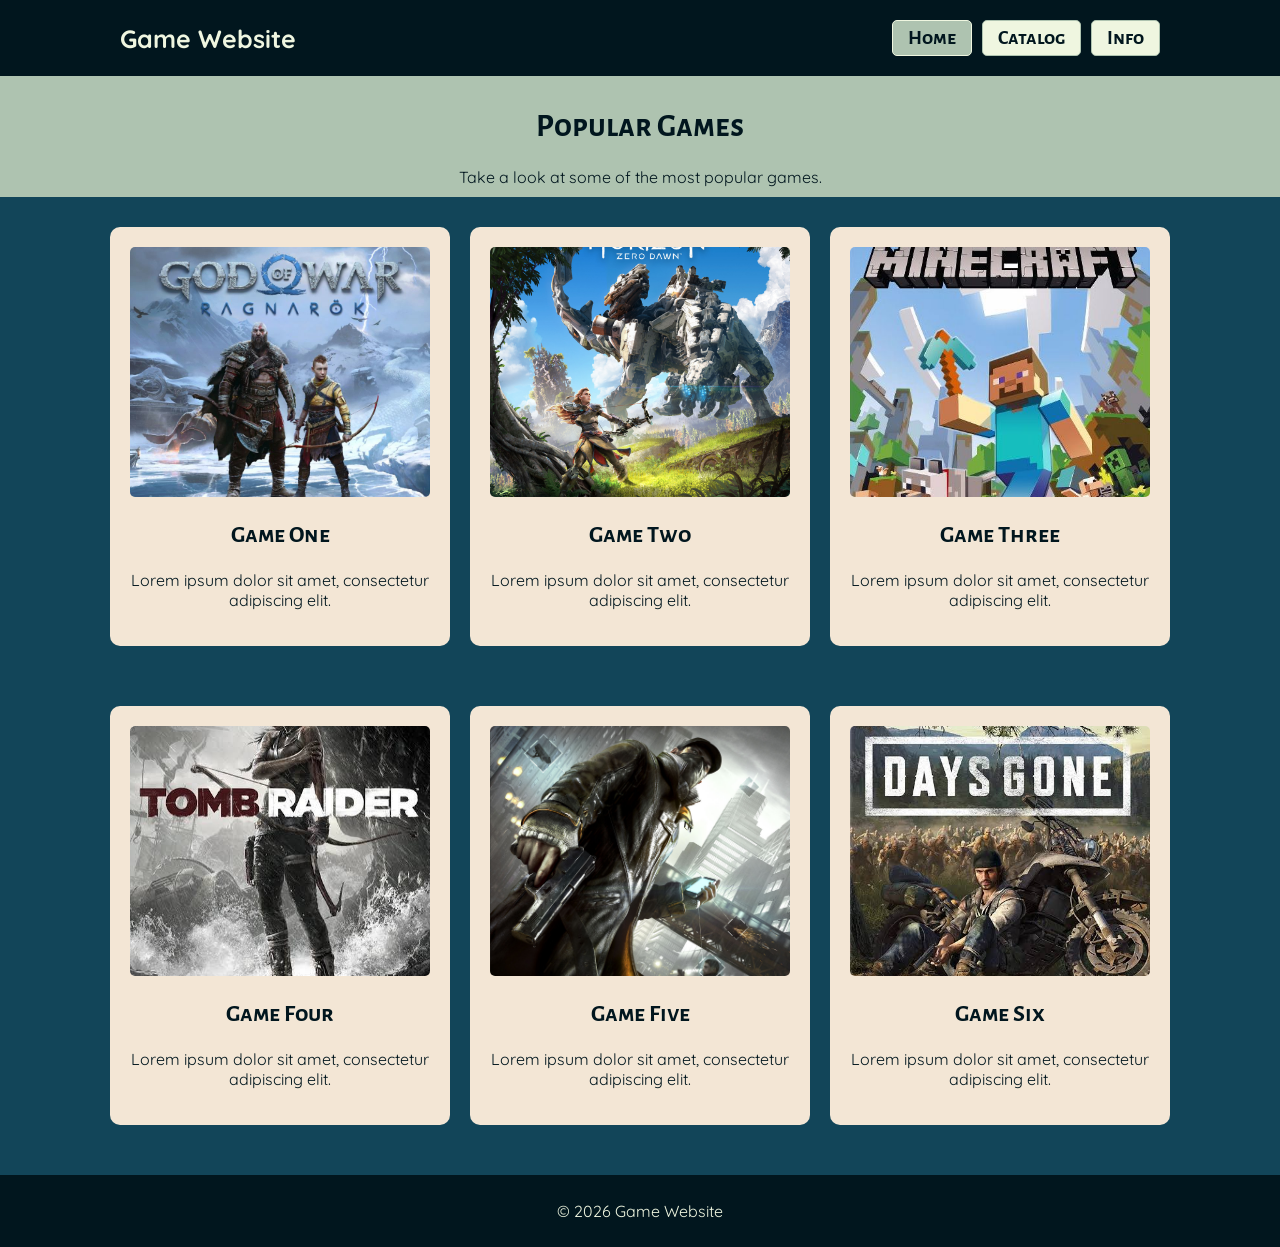
<file: pages/catalog.html>
<!doctype html>
<html lang="en">
  <head>
    <title>Catalog Game Website</title>

    <link rel="stylesheet" href="../styles/style.css" />

    <link
      href="https://fonts.googleapis.com/css2?family=Alegreya+Sans+SC:wght@400;700&family=Quicksand:wght@400;500;600;700&display=swap"
      rel="stylesheet"
    />
  </head>

  <body>
    <div class="header">
      <p>Game Website</p>

      <nav class="menu">
        <a href="index.html" class="active">Home</a>
        <a href="catalog.html">Catalog</a>
        <a href="info.html">Info</a>
      </nav>
    </div>

    <div class="text">
      <h1>Popular Games</h1>

      <p>Take a look at some of the most popular games.</p>
    </div>

    <div class="container">
      <div class="main-content">
        <img src="../images/game1.jpg" alt="Game 1" />

        <h2>Game One</h2>

        <p>Lorem ipsum dolor sit amet, consectetur adipiscing elit.</p>
      </div>

      <div class="middlebar">
        <img src="../images/game2.jpg" alt="Game 2" />

        <h2>Game Two</h2>

        <p>Lorem ipsum dolor sit amet, consectetur adipiscing elit.</p>
      </div>

      <div class="sidebar">
        <img src="../images/game3.jpeg" alt="Game 3" />

        <h2>Game Three</h2>

        <p>Lorem ipsum dolor sit amet, consectetur adipiscing elit.</p>
      </div>
    </div>

    <div class="container">
      <div class="main-content">
        <img src="../images/game4.jpe" alt="Game 4" />

        <h2>Game Four</h2>

        <p>Lorem ipsum dolor sit amet, consectetur adipiscing elit.</p>
      </div>

      <div class="middlebar">
        <img src="../images/game5.jpg" alt="Game 5" />

        <h2>Game Five</h2>

        <p>Lorem ipsum dolor sit amet, consectetur adipiscing elit.</p>
      </div>

      <div class="sidebar">
        <img src="../images/game6.jpe" alt="Game 6" />

        <h2>Game Six</h2>

        <p>Lorem ipsum dolor sit amet, consectetur adipiscing elit.</p>
      </div>
    </div>

    <div class="footer">
      <p>© 2026 Game Website</p>
    </div>
  </body>
</html>
</file>
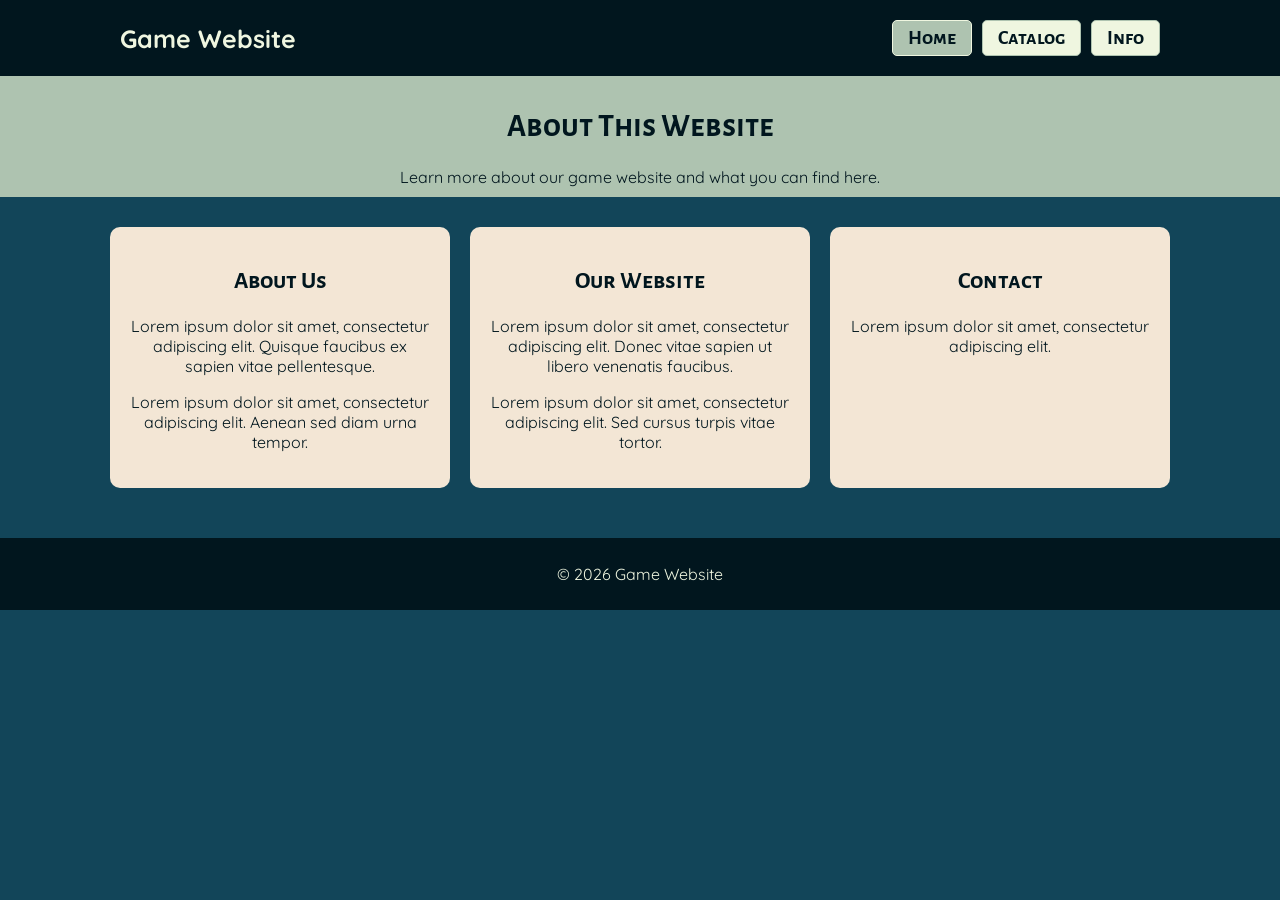
<file: pages/info.html>
<!doctype html>
<html lang="en">
  <head>
    <title>Info Game Website</title>

    <link rel="stylesheet" href="../styles/style.css" />

    <link
      href="https://fonts.googleapis.com/css2?family=Alegreya+Sans+SC:wght@400;700&family=Quicksand:wght@400;500;600;700&display=swap"
      rel="stylesheet"
    />
  </head>

  <body>
    <div class="header">
      <p>Game Website</p>

      <nav class="menu">
        <a href="index.html" class="active">Home</a>
        <a href="catalog.html">Catalog</a>
        <a href="info.html">Info</a>
      </nav>
    </div>

    <div class="text">
      <h1>About This Website</h1>

      <p>Learn more about our game website and what you can find here.</p>
    </div>

    <div class="container">
      <div class="main-content">
        <h2>About Us</h2>

        <p>
          Lorem ipsum dolor sit amet, consectetur adipiscing elit. Quisque faucibus ex sapien vitae
          pellentesque.
        </p>

        <p>Lorem ipsum dolor sit amet, consectetur adipiscing elit. Aenean sed diam urna tempor.</p>
      </div>

      <div class="middlebar">
        <h2>Our Website</h2>

        <p>
          Lorem ipsum dolor sit amet, consectetur adipiscing elit. Donec vitae sapien ut libero
          venenatis faucibus.
        </p>

        <p>
          Lorem ipsum dolor sit amet, consectetur adipiscing elit. Sed cursus turpis vitae tortor.
        </p>
      </div>

      <div class="sidebar">
        <h2>Contact</h2>

        <p>Lorem ipsum dolor sit amet, consectetur adipiscing elit.</p>
      </div>
    </div>

    <div class="footer">
      <p>© 2026 Game Website</p>
    </div>
  </body>
</html>
</file>
<file: styles/style.css>
body {
  background-color: #124559;
  margin: 0;
  font-family: "Quicksand", sans-serif;
  color: #01161e;
}

h1,
h2,
h3 {
  font-family: "Alegreya Sans SC", sans-serif;
  font-weight: 700;
}

.header {
  background-color: #01161e;
  color: #eff6e0;
  display: flex;
  justify-content: space-between;
  align-items: center;
  padding: 20px 120px;
}

.header p {
  font-size: 25px;
  font-weight: bold;
  margin: 0;
}

.menu {
  display: flex;
  gap: 10px;
}

.menu a {
  font-size: 20px;
  text-decoration: none;
  color: #01161e;
  background-color: #eff6e0;
  border: 1px solid #aec3b0;
  padding: 5px 15px;
  border-radius: 5px;
  font-family: "Alegreya Sans SC", sans-serif;
  font-weight: 700;
}

.menu a:hover {
  background-color: #aec3b0;
  color: #01161e;
  border-color: #eff6e0;
}

.menu a.active {
  background-color: #aec3b0;
  color: #01161e;
  border-color: #eff6e0;
}

.text {
  background-color: #aec3b0;
  color: #01161e;
  padding: 10px;
  text-align: center;
}

.text p {
  margin: 0;
}

.image {
  width: 100%;
}

.image img {
  width: 100%;
  height: 450px;
  object-fit: cover;
  display: block;
}

.games-text {
  background-color: #aec3b0;
  color: #01161e;
  text-align: center;
  padding: 15px;
  margin: 30px 30px 0;
  border-radius: 10px;
}

.games-text h1 {
  margin: 0;
}

.games-text p {
  margin: 5px 0 0;
}

.container {
  display: flex;
  justify-content: center;
  gap: 20px;
  padding: 30px;
}

.main-content,
.middlebar,
.sidebar {
  background-color: #f3e6d5;
  color: #01161e;
  padding: 20px;
  border-radius: 10px;
  width: 300px;
  text-align: center;
}

.container img {
  width: 100%;
  height: 250px;
  object-fit: cover;
  border-radius: 5px;
}

.footer {
  text-align: center;
  background-color: #01161e;
  padding: 10px;
  color: #eff6e0;
  margin-top: 20px;
}
</file>
